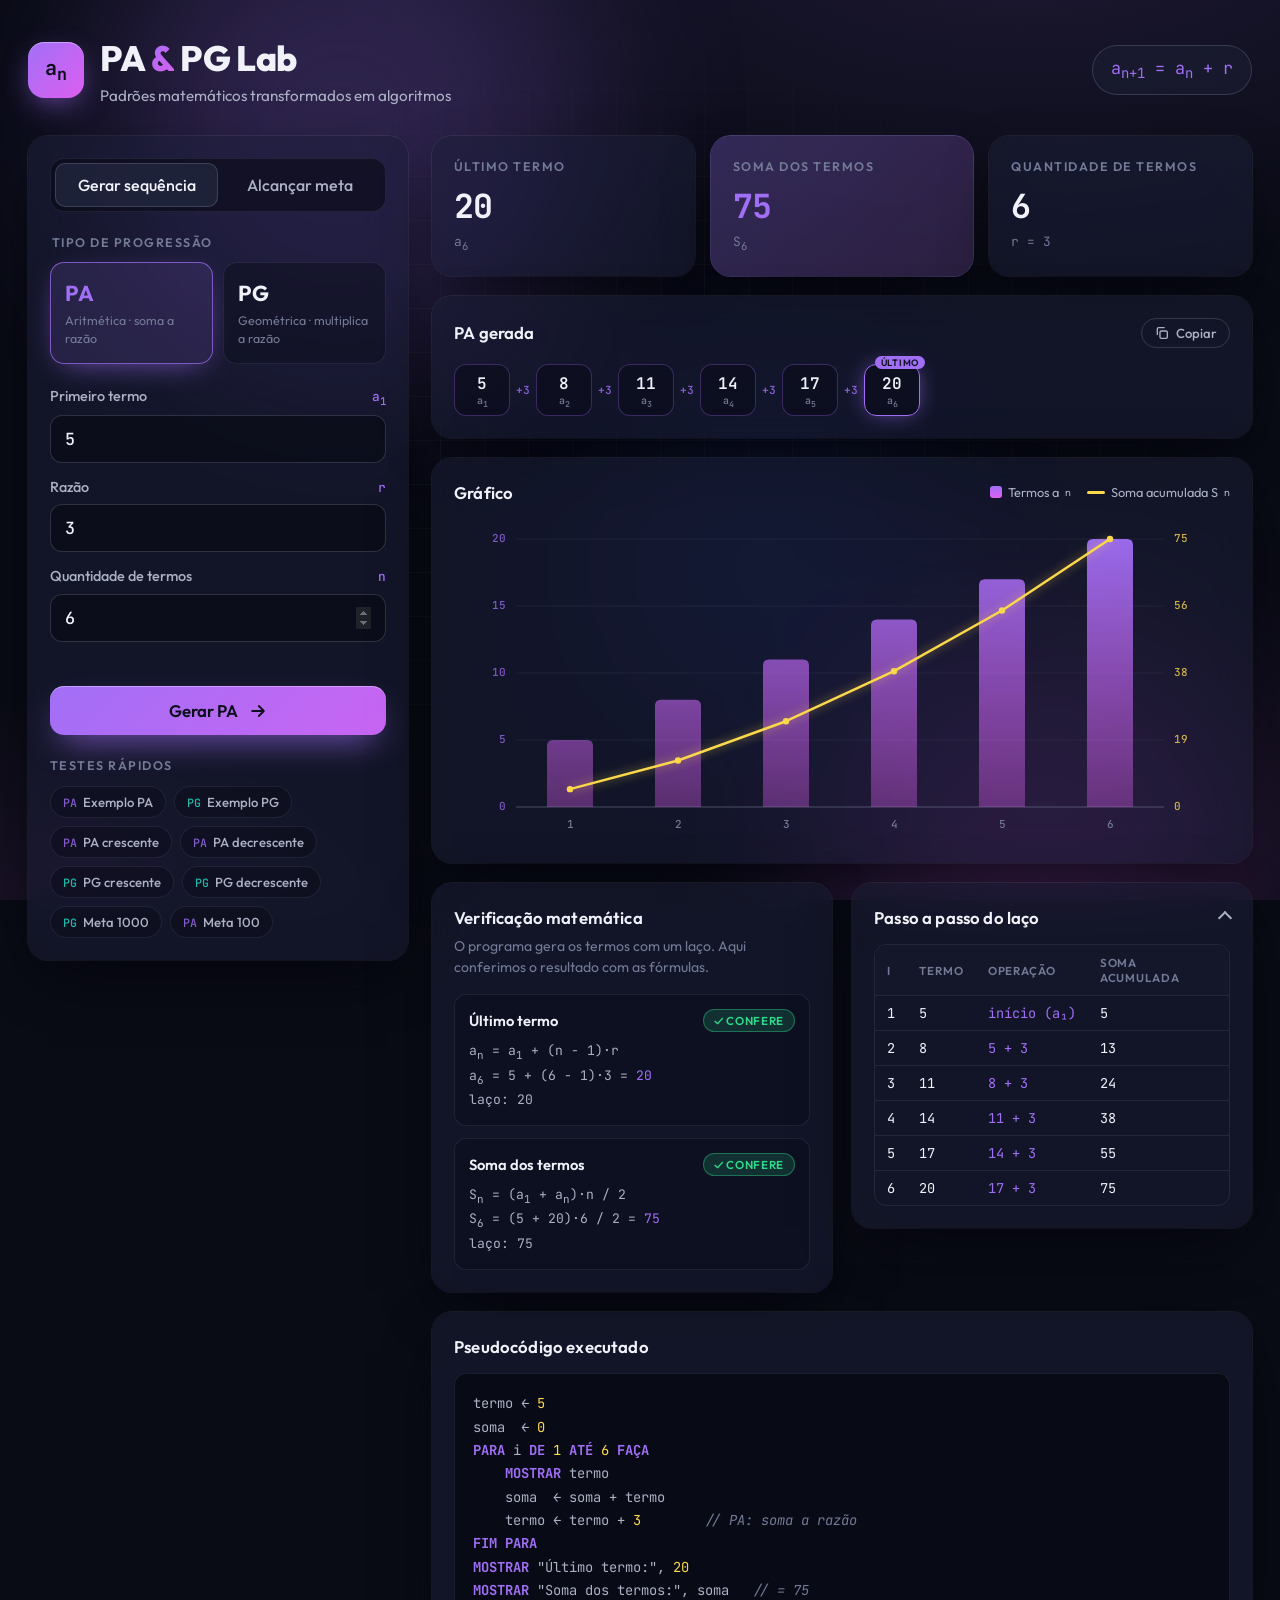
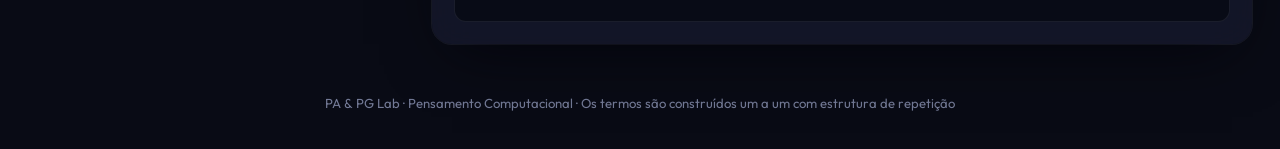
<file: index.html>
<!DOCTYPE html>
<html lang="pt-BR">
<head>
  <meta charset="UTF-8">
  <title>PA &amp; PG Lab</title>
  <meta http-equiv="refresh" content="0; url=frontend/">
  <link rel="canonical" href="frontend/">
</head>
<body>
  <p>Redirecionando para o <a href="frontend/">PA &amp; PG Lab</a>…</p>
</body>
</html>
</file>
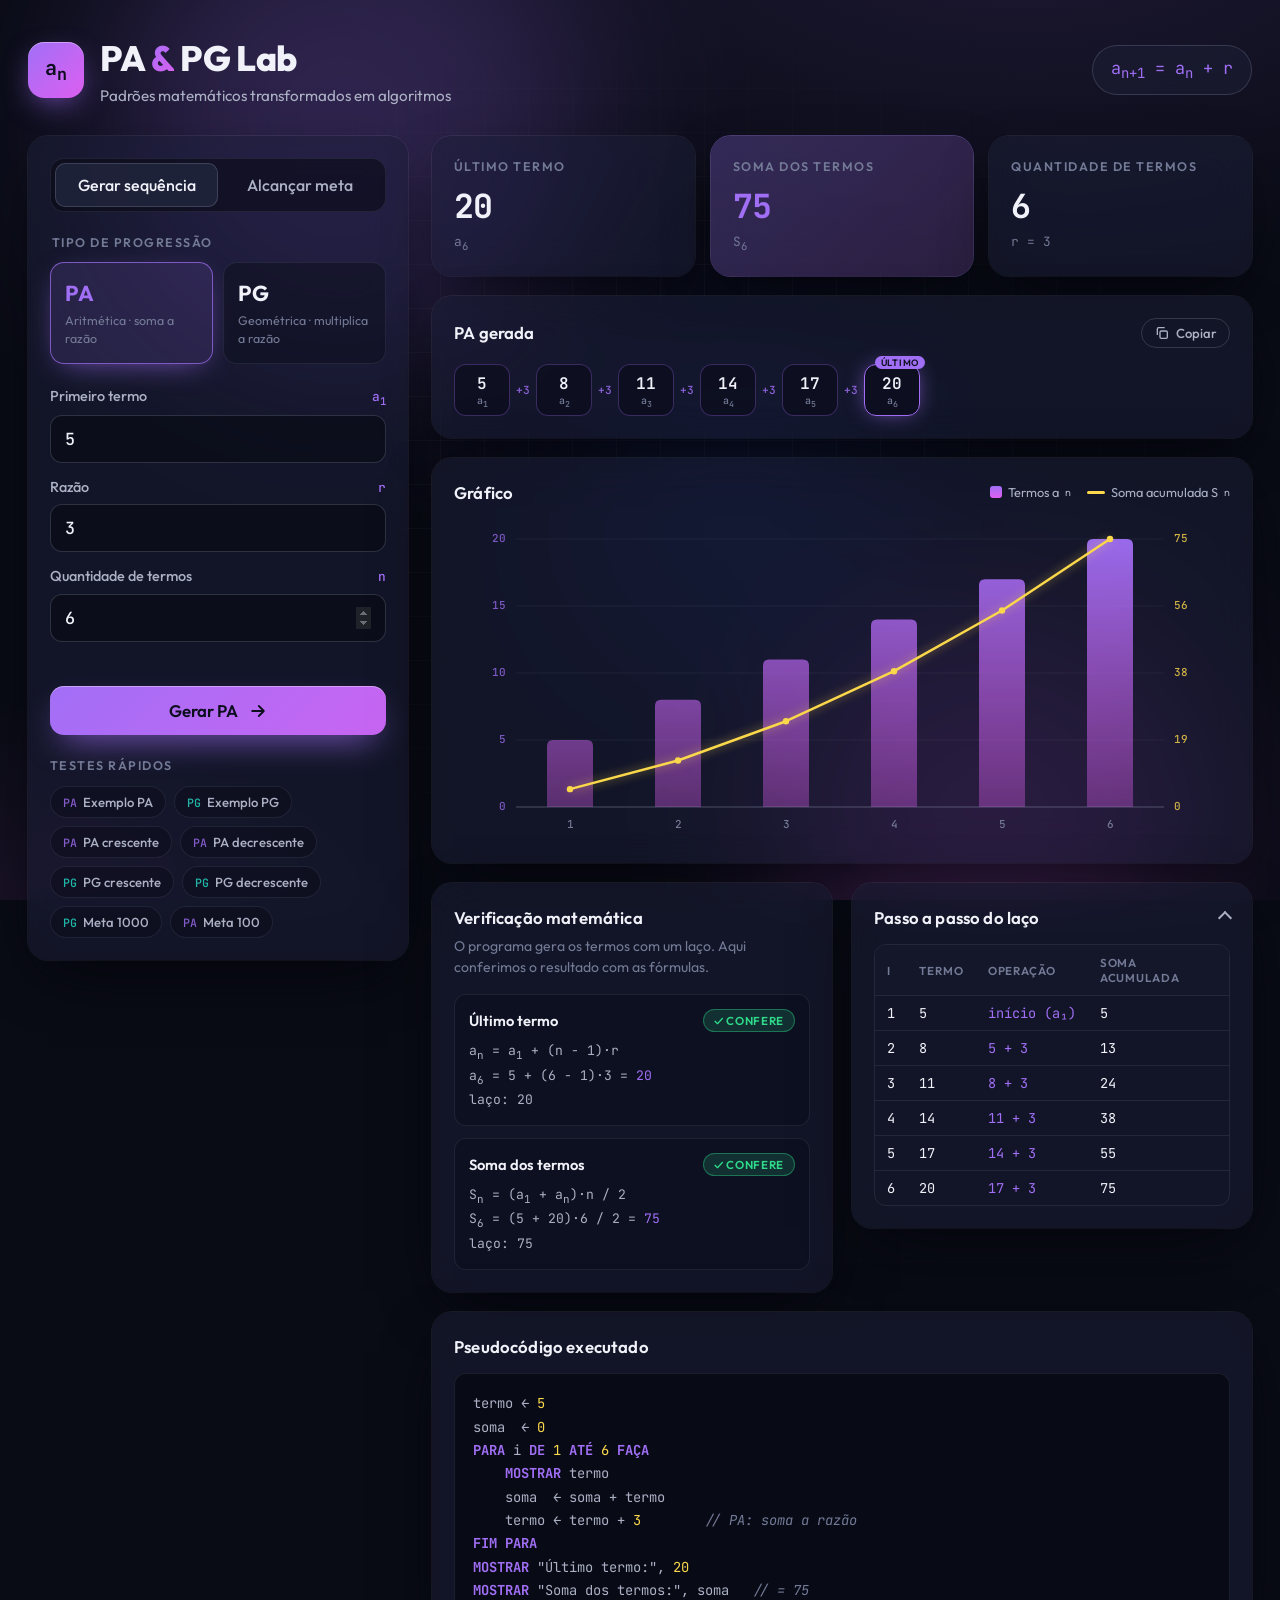
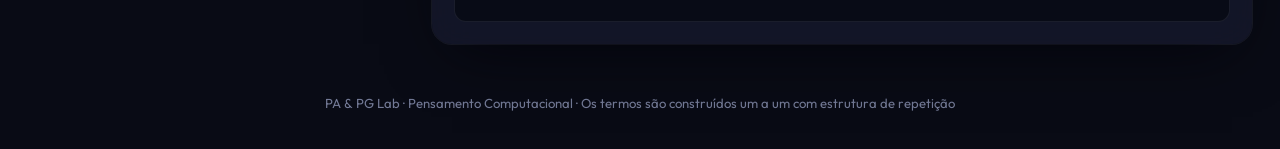
<file: frontend/index.html>
<!DOCTYPE html>
<html lang="pt-BR">
<head>
  <meta charset="UTF-8">
  <meta name="viewport" content="width=device-width, initial-scale=1.0">
  <title>PA &amp; PG Lab — Gerador de Progressões Aritméticas e Geométricas</title>
  <meta name="description" content="Gere e analise Progressões Aritméticas (PA) e Geométricas (PG) termo a termo: veja a sequência, o último termo, a soma, o gráfico e o passo a passo do algoritmo.">
  <link rel="preconnect" href="https://fonts.googleapis.com">
  <link rel="preconnect" href="https://fonts.gstatic.com" crossorigin>
  <link href="https://fonts.googleapis.com/css2?family=Outfit:wght@300;400;500;600;700;800&family=JetBrains+Mono:wght@400;500;700&display=swap" rel="stylesheet">
  <link rel="stylesheet" href="style.css">
</head>
<body data-tipo="PA" data-modo="gerar">
  <div class="bg" aria-hidden="true">
    <span class="blob b1"></span><span class="blob b2"></span><span class="blob b3"></span>
    <div class="grid-overlay"></div>
  </div>

  <header class="topo">
    <div class="marca">
      <div class="logo" aria-hidden="true">
        <span>a<sub>n</sub></span>
      </div>
      <div>
        <h1>PA <span class="amp">&amp;</span> PG Lab</h1>
        <p class="subtitulo">Padrões matemáticos transformados em algoritmos</p>
      </div>
    </div>
    <div class="formula-topo" id="formula-topo" aria-live="polite">a<sub>n+1</sub> = a<sub>n</sub> + r</div>
  </header>

  <main class="layout">
    <!-- ================= PAINEL DE CONTROLE ================= -->
    <section class="card controles" aria-labelledby="titulo-controles">
      <h2 id="titulo-controles" class="sr-only">Configurar progressão</h2>

      <div class="abas" role="tablist" aria-label="Modo">
        <button class="aba ativa" role="tab" id="aba-gerar" data-modo="gerar" aria-selected="true">Gerar sequência</button>
        <button class="aba" role="tab" id="aba-meta" data-modo="meta" aria-selected="false">Alcançar meta</button>
        <span class="aba-indicador" aria-hidden="true"></span>
      </div>

      <fieldset class="tipo">
        <legend>Tipo de progressão</legend>
        <div class="segmentado">
          <input type="radio" name="tipo" id="tipo-pa" value="PA" checked>
          <label for="tipo-pa">
            <strong>PA</strong>
            <small>Aritmética · soma a razão</small>
          </label>
          <input type="radio" name="tipo" id="tipo-pg" value="PG">
          <label for="tipo-pg">
            <strong>PG</strong>
            <small>Geométrica · multiplica a razão</small>
          </label>
          <span class="seg-indicador" aria-hidden="true"></span>
        </div>
      </fieldset>

      <form id="formulario" novalidate>
        <div class="campo">
          <label for="primeiro">Primeiro termo <span class="simbolo">a<sub>1</sub></span></label>
          <input id="primeiro" name="primeiro" type="text" inputmode="decimal" autocomplete="off" value="5" required>
        </div>
        <div class="campo">
          <label for="razao">Razão <span class="simbolo" id="simbolo-razao">r</span></label>
          <input id="razao" name="razao" type="text" inputmode="decimal" autocomplete="off" value="3" required>
        </div>
        <div class="campo so-gerar">
          <label for="quantidade">Quantidade de termos <span class="simbolo">n</span></label>
          <input id="quantidade" name="quantidade" type="number" min="1" max="500" step="1" value="6" required>
        </div>
        <div class="campo so-meta">
          <label for="meta">Meta <span class="simbolo">S &gt; M</span></label>
          <input id="meta" name="meta" type="text" inputmode="decimal" autocomplete="off" value="1000">
        </div>

        <p class="erro" id="erro" role="alert"></p>

        <button type="submit" class="btn-principal" id="btn-gerar">
          <span id="btn-texto">Gerar PA</span>
          <svg viewBox="0 0 24 24" width="20" height="20" aria-hidden="true"><path d="M5 12h14M13 6l6 6-6 6" fill="none" stroke="currentColor" stroke-width="2.2" stroke-linecap="round" stroke-linejoin="round"/></svg>
        </button>
      </form>

      <div class="presets">
        <p class="presets-titulo">Testes rápidos</p>
        <div class="presets-lista" id="presets"></div>
      </div>
    </section>

    <!-- ================= RESULTADOS ================= -->
    <section class="resultados" aria-live="polite" aria-labelledby="titulo-resultados">
      <h2 id="titulo-resultados" class="sr-only">Resultados</h2>

      <div class="aviso" id="aviso" hidden></div>

      <div class="stats">
        <article class="card stat">
          <p class="stat-rotulo" id="rotulo-stat1">Último termo</p>
          <p class="stat-valor" id="stat-ultimo">—</p>
          <p class="stat-extra" id="extra-ultimo">&nbsp;</p>
        </article>
        <article class="card stat destaque">
          <p class="stat-rotulo">Soma dos termos</p>
          <p class="stat-valor" id="stat-soma">—</p>
          <p class="stat-extra" id="extra-soma">&nbsp;</p>
        </article>
        <article class="card stat">
          <p class="stat-rotulo" id="rotulo-stat3">Quantidade de termos</p>
          <p class="stat-valor" id="stat-qtd">—</p>
          <p class="stat-extra" id="extra-qtd">&nbsp;</p>
        </article>
      </div>

      <article class="card">
        <div class="card-topo">
          <h3 id="titulo-sequencia">PA gerada</h3>
          <button class="btn-fantasma" id="btn-copiar" type="button">
            <svg viewBox="0 0 24 24" width="16" height="16" aria-hidden="true"><rect x="9" y="9" width="11" height="11" rx="2" fill="none" stroke="currentColor" stroke-width="2"/><path d="M5 15V6a2 2 0 0 1 2-2h9" fill="none" stroke="currentColor" stroke-width="2"/></svg>
            <span>Copiar</span>
          </button>
        </div>
        <ol class="sequencia" id="sequencia"></ol>
      </article>

      <article class="card">
        <div class="card-topo">
          <h3>Gráfico</h3>
          <div class="legenda">
            <span><i class="lg-barra"></i>Termos a<sub>n</sub></span>
            <span><i class="lg-linha"></i>Soma acumulada S<sub>n</sub></span>
            <span class="so-meta"><i class="lg-meta"></i>Meta</span>
          </div>
        </div>
        <div class="grafico-wrap">
          <canvas id="grafico" role="img" aria-label="Gráfico dos termos e da soma acumulada"></canvas>
          <div class="tooltip" id="tooltip" hidden></div>
        </div>
      </article>

      <div class="duas-colunas">
        <article class="card">
          <h3>Verificação matemática</h3>
          <p class="texto-suave">O programa gera os termos com um laço. Aqui conferimos o resultado com as fórmulas.</p>
          <div id="verificacao" class="verificacao"></div>
        </article>

        <article class="card">
          <details class="passos" open>
            <summary><h3>Passo a passo do laço</h3><span class="chevron" aria-hidden="true"></span></summary>
            <div class="tabela-wrap">
              <table>
                <thead><tr><th>i</th><th>Termo</th><th>Operação</th><th>Soma acumulada</th></tr></thead>
                <tbody id="tabela"></tbody>
              </table>
            </div>
          </details>
        </article>
      </div>

      <article class="card codigo-card">
        <h3>Pseudocódigo executado</h3>
        <pre id="pseudo"></pre>
      </article>
    </section>
  </main>

  <footer class="rodape">PA &amp; PG Lab · Pensamento Computacional · Os termos são construídos um a um com estrutura de repetição</footer>

  <div class="toast" id="toast" role="status" hidden></div>

  <script src="app.js"></script>
</body>
</html>
</file>
<file: frontend/style.css>
/* =========================================================
   PA & PG Lab — design system
   ========================================================= */
:root {
  --bg-0: hsl(232 38% 6%);
  --bg-1: hsl(232 32% 10%);
  --vidro: hsl(232 30% 16% / 0.55);
  --vidro-forte: hsl(232 30% 20% / 0.75);
  --borda: hsl(230 40% 80% / 0.10);
  --borda-forte: hsl(230 40% 85% / 0.18);
  --texto: hsl(228 40% 96%);
  --texto-2: hsl(228 18% 72%);
  --texto-3: hsl(228 14% 52%);

  /* PA = violeta, PG = turquesa (trocados por data-tipo) */
  --pa: 262 88% 70%;
  --pa-2: 292 84% 66%;
  --pg: 172 78% 52%;
  --pg-2: 198 90% 60%;
  --acento: var(--pa);
  --acento-2: var(--pa-2);

  --ok: 152 70% 52%;
  --alerta: 38 95% 60%;
  --erro: 352 90% 66%;

  --raio: 20px;
  --raio-sm: 12px;
  --sombra: 0 20px 60px -20px hsl(232 60% 2% / 0.8), 0 0 0 1px var(--borda);
  --mono: "JetBrains Mono", ui-monospace, monospace;
  --ease: cubic-bezier(.22, 1, .36, 1);
}

body[data-tipo="PG"] {
  --acento: var(--pg);
  --acento-2: var(--pg-2);
}

*, *::before, *::after { box-sizing: border-box; }

html { color-scheme: dark; }

body {
  margin: 0;
  min-height: 100vh;
  font-family: "Outfit", system-ui, sans-serif;
  color: var(--texto);
  background: var(--bg-0);
  line-height: 1.5;
  -webkit-font-smoothing: antialiased;
}

.sr-only {
  position: absolute; width: 1px; height: 1px; padding: 0; margin: -1px;
  overflow: hidden; clip: rect(0 0 0 0); white-space: nowrap; border: 0;
}

h1, h2, h3, p { margin: 0; }
h3 { font-size: 1.05rem; font-weight: 600; letter-spacing: .01em; }

/* ---------- Fundo animado ---------- */
.bg { position: fixed; inset: 0; z-index: -1; overflow: hidden; background:
  radial-gradient(1200px 600px at 80% -10%, hsl(var(--acento) / .14), transparent 60%),
  radial-gradient(900px 500px at -10% 110%, hsl(var(--acento-2) / .12), transparent 60%),
  var(--bg-0);
  transition: background .8s var(--ease);
}
.blob {
  position: absolute; border-radius: 50%; filter: blur(90px); opacity: .45;
  animation: flutuar 22s ease-in-out infinite alternate;
  transition: background .8s var(--ease);
}
.b1 { width: 480px; height: 480px; top: -120px; left: 8%; background: hsl(var(--acento) / .55); }
.b2 { width: 420px; height: 420px; bottom: -140px; right: 6%; background: hsl(var(--acento-2) / .45); animation-delay: -7s; }
.b3 { width: 320px; height: 320px; top: 40%; left: 45%; background: hsl(230 80% 55% / .25); animation-delay: -14s; }
@keyframes flutuar {
  0%   { transform: translate(0, 0) scale(1); }
  50%  { transform: translate(60px, 40px) scale(1.08); }
  100% { transform: translate(-40px, 70px) scale(.95); }
}
.grid-overlay {
  position: absolute; inset: 0;
  background-image:
    linear-gradient(hsl(0 0% 100% / .03) 1px, transparent 1px),
    linear-gradient(90deg, hsl(0 0% 100% / .03) 1px, transparent 1px);
  background-size: 44px 44px;
  mask-image: radial-gradient(ellipse at center, #000 30%, transparent 75%);
}

/* ---------- Cabeçalho ---------- */
.topo {
  max-width: 1320px; margin: 0 auto; padding: 32px 28px 8px;
  display: flex; align-items: center; justify-content: space-between; gap: 20px; flex-wrap: wrap;
}
.marca { display: flex; align-items: center; gap: 16px; }
.logo {
  width: 56px; height: 56px; border-radius: 16px; display: grid; place-items: center;
  background: linear-gradient(135deg, hsl(var(--acento)), hsl(var(--acento-2)));
  box-shadow: 0 10px 30px -8px hsl(var(--acento) / .7), inset 0 1px 0 hsl(0 0% 100% / .35);
  font-family: var(--mono); font-weight: 700; font-size: 1.25rem; color: hsl(232 40% 8%);
  transition: background .6s var(--ease), box-shadow .6s var(--ease);
}
h1 { font-size: clamp(1.6rem, 3vw, 2.2rem); font-weight: 800; letter-spacing: -.02em; }
.amp {
  background: linear-gradient(135deg, hsl(var(--acento)), hsl(var(--acento-2)));
  -webkit-background-clip: text; background-clip: text; color: transparent;
}
.subtitulo { color: var(--texto-2); font-size: .95rem; }
.formula-topo {
  font-family: var(--mono); font-size: 1.05rem; padding: 10px 18px; border-radius: 999px;
  background: var(--vidro); border: 1px solid var(--borda-forte);
  backdrop-filter: blur(14px); -webkit-backdrop-filter: blur(14px);
  color: hsl(var(--acento));
}

/* ---------- Layout ---------- */
.layout {
  max-width: 1320px; margin: 0 auto; padding: 20px 28px 40px;
  display: grid; grid-template-columns: minmax(300px, 380px) 1fr; gap: 24px; align-items: start;
}
@media (max-width: 960px) { .layout { grid-template-columns: 1fr; } }

.card {
  background: var(--vidro);
  border-radius: var(--raio);
  box-shadow: var(--sombra);
  backdrop-filter: blur(20px) saturate(140%);
  -webkit-backdrop-filter: blur(20px) saturate(140%);
  padding: 22px;
  position: relative;
}
.card-topo { display: flex; align-items: center; justify-content: space-between; gap: 12px; margin-bottom: 16px; flex-wrap: wrap; }
.texto-suave { color: var(--texto-3); font-size: .88rem; margin: 6px 0 16px; }

/* ---------- Controles ---------- */
.controles { position: sticky; top: 20px; display: flex; flex-direction: column; gap: 22px; }
@media (max-width: 960px) { .controles { position: static; } }

.abas {
  position: relative; display: grid; grid-template-columns: 1fr 1fr;
  background: hsl(232 40% 6% / .6); border-radius: 14px; padding: 4px; border: 1px solid var(--borda);
}
.aba {
  position: relative; z-index: 1; background: none; border: 0; color: var(--texto-2);
  font: inherit; font-weight: 500; padding: 10px; border-radius: 10px; cursor: pointer;
  transition: color .3s var(--ease);
}
.aba.ativa { color: var(--texto); }
.aba:focus-visible { outline: 2px solid hsl(var(--acento)); outline-offset: 2px; }
.aba-indicador {
  position: absolute; top: 4px; bottom: 4px; left: 4px; width: calc(50% - 4px);
  border-radius: 10px; background: var(--vidro-forte); border: 1px solid var(--borda-forte);
  transition: transform .45s var(--ease);
}
body[data-modo="meta"] .aba-indicador { transform: translateX(100%); }

.tipo { border: 0; padding: 0; margin: 0; }
.tipo legend, .presets-titulo {
  font-size: .78rem; text-transform: uppercase; letter-spacing: .12em; color: var(--texto-3);
  margin-bottom: 10px; font-weight: 600;
}
.segmentado { position: relative; display: grid; grid-template-columns: 1fr 1fr; gap: 10px; }
.segmentado input { position: absolute; opacity: 0; pointer-events: none; }
.segmentado label {
  position: relative; z-index: 1; cursor: pointer; padding: 14px 14px; border-radius: 14px;
  border: 1px solid var(--borda); background: hsl(232 40% 8% / .5);
  display: flex; flex-direction: column; gap: 2px;
  transition: border-color .3s, background .3s, transform .2s var(--ease);
}
.segmentado label:hover { transform: translateY(-2px); border-color: var(--borda-forte); }
.segmentado label strong { font-size: 1.35rem; font-weight: 700; letter-spacing: .02em; }
.segmentado label small { color: var(--texto-3); font-size: .78rem; }
#tipo-pa:checked + label { border-color: hsl(var(--pa) / .7); background: hsl(var(--pa) / .14); box-shadow: 0 8px 30px -12px hsl(var(--pa) / .8); }
#tipo-pa:checked + label strong { color: hsl(var(--pa)); }
#tipo-pg:checked + label { border-color: hsl(var(--pg) / .7); background: hsl(var(--pg) / .12); box-shadow: 0 8px 30px -12px hsl(var(--pg) / .8); }
#tipo-pg:checked + label strong { color: hsl(var(--pg)); }
.segmentado input:focus-visible + label { outline: 2px solid hsl(var(--acento)); outline-offset: 2px; }
.seg-indicador { display: none; }

#formulario { display: flex; flex-direction: column; gap: 14px; }
.campo { display: flex; flex-direction: column; gap: 6px; }
.campo label { display: flex; justify-content: space-between; align-items: baseline; font-size: .9rem; color: var(--texto-2); font-weight: 500; }
.simbolo { font-family: var(--mono); font-size: .8rem; color: hsl(var(--acento)); }
.campo input {
  font: 500 1.05rem var(--mono); color: var(--texto);
  background: hsl(232 40% 6% / .65); border: 1px solid var(--borda-forte);
  border-radius: var(--raio-sm); padding: 12px 14px; outline: none;
  transition: border-color .25s, box-shadow .25s, background .25s;
}
.campo input:hover { border-color: hsl(var(--acento) / .4); }
.campo input:focus { border-color: hsl(var(--acento)); box-shadow: 0 0 0 4px hsl(var(--acento) / .18); background: hsl(232 40% 8% / .8); }
.campo input.invalido { border-color: hsl(var(--erro)); box-shadow: 0 0 0 4px hsl(var(--erro) / .15); }
.campo input::-webkit-inner-spin-button { opacity: .4; }

body[data-modo="gerar"] .so-meta { display: none !important; }
body[data-modo="meta"] .so-gerar { display: none !important; }

.erro { color: hsl(var(--erro)); font-size: .85rem; min-height: 1.2em; }

.btn-principal {
  display: inline-flex; align-items: center; justify-content: center; gap: 10px;
  font: 600 1.05rem "Outfit", sans-serif; color: hsl(232 40% 8%);
  padding: 14px 20px; border: 0; border-radius: 14px; cursor: pointer;
  background: linear-gradient(135deg, hsl(var(--acento)), hsl(var(--acento-2)));
  background-size: 160% 160%; background-position: 0% 50%;
  box-shadow: 0 14px 34px -12px hsl(var(--acento) / .85), inset 0 1px 0 hsl(0 0% 100% / .35);
  transition: transform .2s var(--ease), box-shadow .3s, background-position .5s var(--ease);
}
.btn-principal:hover { transform: translateY(-2px); background-position: 100% 50%; box-shadow: 0 18px 40px -12px hsl(var(--acento) / 1); }
.btn-principal:active { transform: translateY(0) scale(.98); }
.btn-principal svg { transition: transform .3s var(--ease); }
.btn-principal:hover svg { transform: translateX(4px); }
.btn-principal:focus-visible { outline: 2px solid var(--texto); outline-offset: 3px; }

.presets-lista { display: flex; flex-wrap: wrap; gap: 8px; }
.preset {
  font: 500 .82rem "Outfit", sans-serif; color: var(--texto-2);
  background: hsl(232 40% 8% / .6); border: 1px solid var(--borda);
  padding: 7px 12px; border-radius: 999px; cursor: pointer;
  transition: color .2s, border-color .2s, transform .2s var(--ease), background .2s;
}
.preset:hover { color: var(--texto); border-color: hsl(var(--acento) / .6); background: hsl(var(--acento) / .1); transform: translateY(-1px); }
.preset .tag { font-family: var(--mono); font-size: .72rem; margin-right: 6px; opacity: .8; }
.preset[data-tipo="PA"] .tag { color: hsl(var(--pa)); }
.preset[data-tipo="PG"] .tag { color: hsl(var(--pg)); }

/* ---------- Resultados ---------- */
.resultados { display: flex; flex-direction: column; gap: 20px; min-width: 0; }

.aviso {
  padding: 14px 18px; border-radius: var(--raio-sm);
  background: hsl(var(--alerta) / .12); border: 1px solid hsl(var(--alerta) / .4); color: hsl(var(--alerta));
  font-size: .92rem;
}

.stats { display: grid; grid-template-columns: repeat(3, 1fr); gap: 16px; }
@media (max-width: 640px) { .stats { grid-template-columns: 1fr; } }
.stat { overflow: hidden; transition: transform .3s var(--ease); }
.stat:hover { transform: translateY(-3px); }
.stat-rotulo { font-size: .78rem; text-transform: uppercase; letter-spacing: .12em; color: var(--texto-3); font-weight: 600; }
.stat-valor {
  font: 700 clamp(1.5rem, 2.6vw, 2.2rem) var(--mono); margin-top: 8px; letter-spacing: -.02em;
  white-space: nowrap; overflow: hidden; text-overflow: ellipsis;
}
.stat-extra { font-size: .8rem; color: var(--texto-3); margin-top: 4px; font-family: var(--mono); white-space: nowrap; overflow: hidden; text-overflow: ellipsis; }
.stat.destaque { background: linear-gradient(135deg, hsl(var(--acento) / .22), hsl(var(--acento-2) / .12)), var(--vidro); box-shadow: var(--sombra), 0 0 0 1px hsl(var(--acento) / .35); }
.stat.destaque .stat-valor { color: hsl(var(--acento)); }
.stat::after {
  content: ""; position: absolute; inset: 0; pointer-events: none; border-radius: inherit;
  background: linear-gradient(115deg, transparent 30%, hsl(0 0% 100% / .08) 50%, transparent 70%);
  transform: translateX(-120%);
}
.stat.pulsar::after { animation: brilho 1s var(--ease); }
@keyframes brilho { to { transform: translateX(120%); } }

/* Sequência */
.sequencia { list-style: none; margin: 0; padding: 0; display: flex; flex-wrap: wrap; align-items: center; gap: 6px 4px; }
.sequencia li { display: contents; }
.termo {
  position: relative; display: inline-flex; flex-direction: column; align-items: center;
  min-width: 56px; padding: 8px 12px 6px; border-radius: 12px;
  background: hsl(232 40% 8% / .7); border: 1px solid hsl(var(--acento) / .3);
  font: 600 1rem var(--mono);
  opacity: 0; transform: translateY(10px) scale(.9);
  animation: entrar .5s var(--ease) forwards; animation-delay: calc(var(--i) * 45ms);
  transition: border-color .2s, background .2s, transform .2s;
}
.termo:hover { border-color: hsl(var(--acento)); background: hsl(var(--acento) / .14); }
.termo .indice { font-size: .62rem; color: var(--texto-3); font-weight: 500; }
.termo.ultimo { border-color: hsl(var(--acento)); box-shadow: 0 0 22px -6px hsl(var(--acento) / .9); }
.termo.ultimo::before {
  content: "último"; position: absolute; top: -9px; right: -6px; font: 600 .58rem "Outfit", sans-serif;
  text-transform: uppercase; letter-spacing: .08em; padding: 1px 6px; border-radius: 999px;
  background: hsl(var(--acento)); color: hsl(232 40% 8%);
}
.operador {
  font: 500 .7rem var(--mono); color: hsl(var(--acento) / .85); padding: 0 2px;
  opacity: 0; animation: entrar .4s var(--ease) forwards; animation-delay: calc(var(--i) * 45ms + 20ms);
}
.sequencia li.mais-termos { display: block; font-size: .85rem; color: var(--texto-3); padding: 8px 10px; }
@keyframes entrar { to { opacity: 1; transform: none; } }

/* Gráfico */
.legenda { display: flex; gap: 16px; font-size: .8rem; color: var(--texto-2); flex-wrap: wrap; }
.legenda span { display: inline-flex; align-items: center; gap: 6px; }
.legenda i { display: inline-block; }
.lg-barra { width: 12px; height: 12px; border-radius: 3px; background: linear-gradient(hsl(var(--acento)), hsl(var(--acento-2))); }
.lg-linha { width: 18px; height: 3px; border-radius: 2px; background: hsl(48 96% 64%); }
.lg-meta { width: 18px; height: 0; border-top: 2px dashed hsl(var(--erro)); }
.grafico-wrap { position: relative; height: 320px; }
#grafico { width: 100%; height: 100%; display: block; }
.tooltip {
  position: absolute; pointer-events: none; z-index: 2;
  background: hsl(232 40% 8% / .92); border: 1px solid var(--borda-forte); border-radius: 10px;
  padding: 8px 12px; font: 500 .82rem var(--mono); white-space: nowrap;
  box-shadow: 0 10px 30px -10px #000; transform: translate(-50%, calc(-100% - 12px));
}
.tooltip b { color: hsl(var(--acento)); }
.tooltip .t-soma { color: hsl(48 96% 64%); }

/* Verificação + tabela */
.duas-colunas { display: grid; grid-template-columns: 1fr 1fr; gap: 20px; align-items: start; }
@media (max-width: 1180px) { .duas-colunas { grid-template-columns: 1fr; } }

.verificacao { display: flex; flex-direction: column; gap: 12px; }
.verif-item { padding: 14px; border-radius: var(--raio-sm); background: hsl(232 40% 8% / .55); border: 1px solid var(--borda); }
.verif-item .titulo { display: flex; justify-content: space-between; align-items: center; font-weight: 600; font-size: .92rem; margin-bottom: 8px; }
.verif-item code { display: block; font-family: var(--mono); font-size: .82rem; color: var(--texto-2); line-height: 1.7; overflow-wrap: anywhere; }
.verif-item code em { font-style: normal; color: hsl(var(--acento)); }
.selo { font: 600 .72rem "Outfit", sans-serif; padding: 3px 10px; border-radius: 999px; text-transform: uppercase; letter-spacing: .06em; }
.selo.ok { background: hsl(var(--ok) / .16); color: hsl(var(--ok)); border: 1px solid hsl(var(--ok) / .4); }
.selo.falha { background: hsl(var(--erro) / .16); color: hsl(var(--erro)); border: 1px solid hsl(var(--erro) / .4); }

.passos summary { list-style: none; display: flex; justify-content: space-between; align-items: center; cursor: pointer; }
.passos summary::-webkit-details-marker { display: none; }
.chevron { width: 10px; height: 10px; border-right: 2px solid var(--texto-2); border-bottom: 2px solid var(--texto-2); transform: rotate(45deg); transition: transform .3s var(--ease); }
.passos[open] .chevron { transform: rotate(-135deg); }
.tabela-wrap { margin-top: 14px; max-height: 340px; overflow: auto; border-radius: var(--raio-sm); border: 1px solid var(--borda); scrollbar-width: thin; scrollbar-color: hsl(var(--acento) / .5) transparent; }
table { width: 100%; border-collapse: collapse; font: .85rem var(--mono); }
th { position: sticky; top: 0; background: hsl(232 36% 12%); color: var(--texto-3); font: 600 .72rem "Outfit", sans-serif; text-transform: uppercase; letter-spacing: .08em; text-align: left; padding: 10px 12px; }
td { padding: 8px 12px; border-top: 1px solid var(--borda); white-space: nowrap; }
td:nth-child(3) { color: hsl(var(--acento)); }
tbody tr { transition: background .2s; }
tbody tr:hover { background: hsl(var(--acento) / .08); }
tr.cruzou td { background: hsl(var(--ok) / .12); }
tr.cruzou td:last-child::after { content: "  ✓ passou da meta"; color: hsl(var(--ok)); font-family: "Outfit", sans-serif; font-size: .75rem; }

/* Pseudocódigo */
.codigo-card pre {
  margin: 14px 0 0; padding: 18px; border-radius: var(--raio-sm); overflow-x: auto;
  background: hsl(232 45% 5% / .75); border: 1px solid var(--borda);
  font: .86rem/1.7 var(--mono); color: var(--texto-2);
}
.codigo-card .kw { color: hsl(var(--acento)); font-weight: 700; }
.codigo-card .cm { color: var(--texto-3); font-style: italic; }
.codigo-card .nu { color: hsl(48 96% 64%); }

/* Botões secundários e toast */
.btn-fantasma {
  display: inline-flex; align-items: center; gap: 6px; font: 500 .82rem "Outfit", sans-serif;
  color: var(--texto-2); background: transparent; border: 1px solid var(--borda-forte);
  padding: 6px 12px; border-radius: 999px; cursor: pointer; transition: color .2s, border-color .2s, background .2s;
}
.btn-fantasma:hover { color: var(--texto); border-color: hsl(var(--acento)); background: hsl(var(--acento) / .1); }

.toast {
  position: fixed; bottom: 24px; left: 50%; transform: translateX(-50%);
  background: var(--vidro-forte); backdrop-filter: blur(16px); -webkit-backdrop-filter: blur(16px);
  border: 1px solid hsl(var(--acento) / .5); color: var(--texto); padding: 10px 18px; border-radius: 999px;
  font-size: .9rem; box-shadow: 0 14px 40px -12px #000; animation: toast .35s var(--ease);
}
@keyframes toast { from { opacity: 0; transform: translate(-50%, 12px); } }

.rodape { text-align: center; color: var(--texto-3); font-size: .82rem; padding: 10px 20px 36px; }

@media (prefers-reduced-motion: reduce) {
  *, *::before, *::after { animation-duration: .01ms !important; animation-delay: 0ms !important; transition-duration: .01ms !important; }
}
</file>
